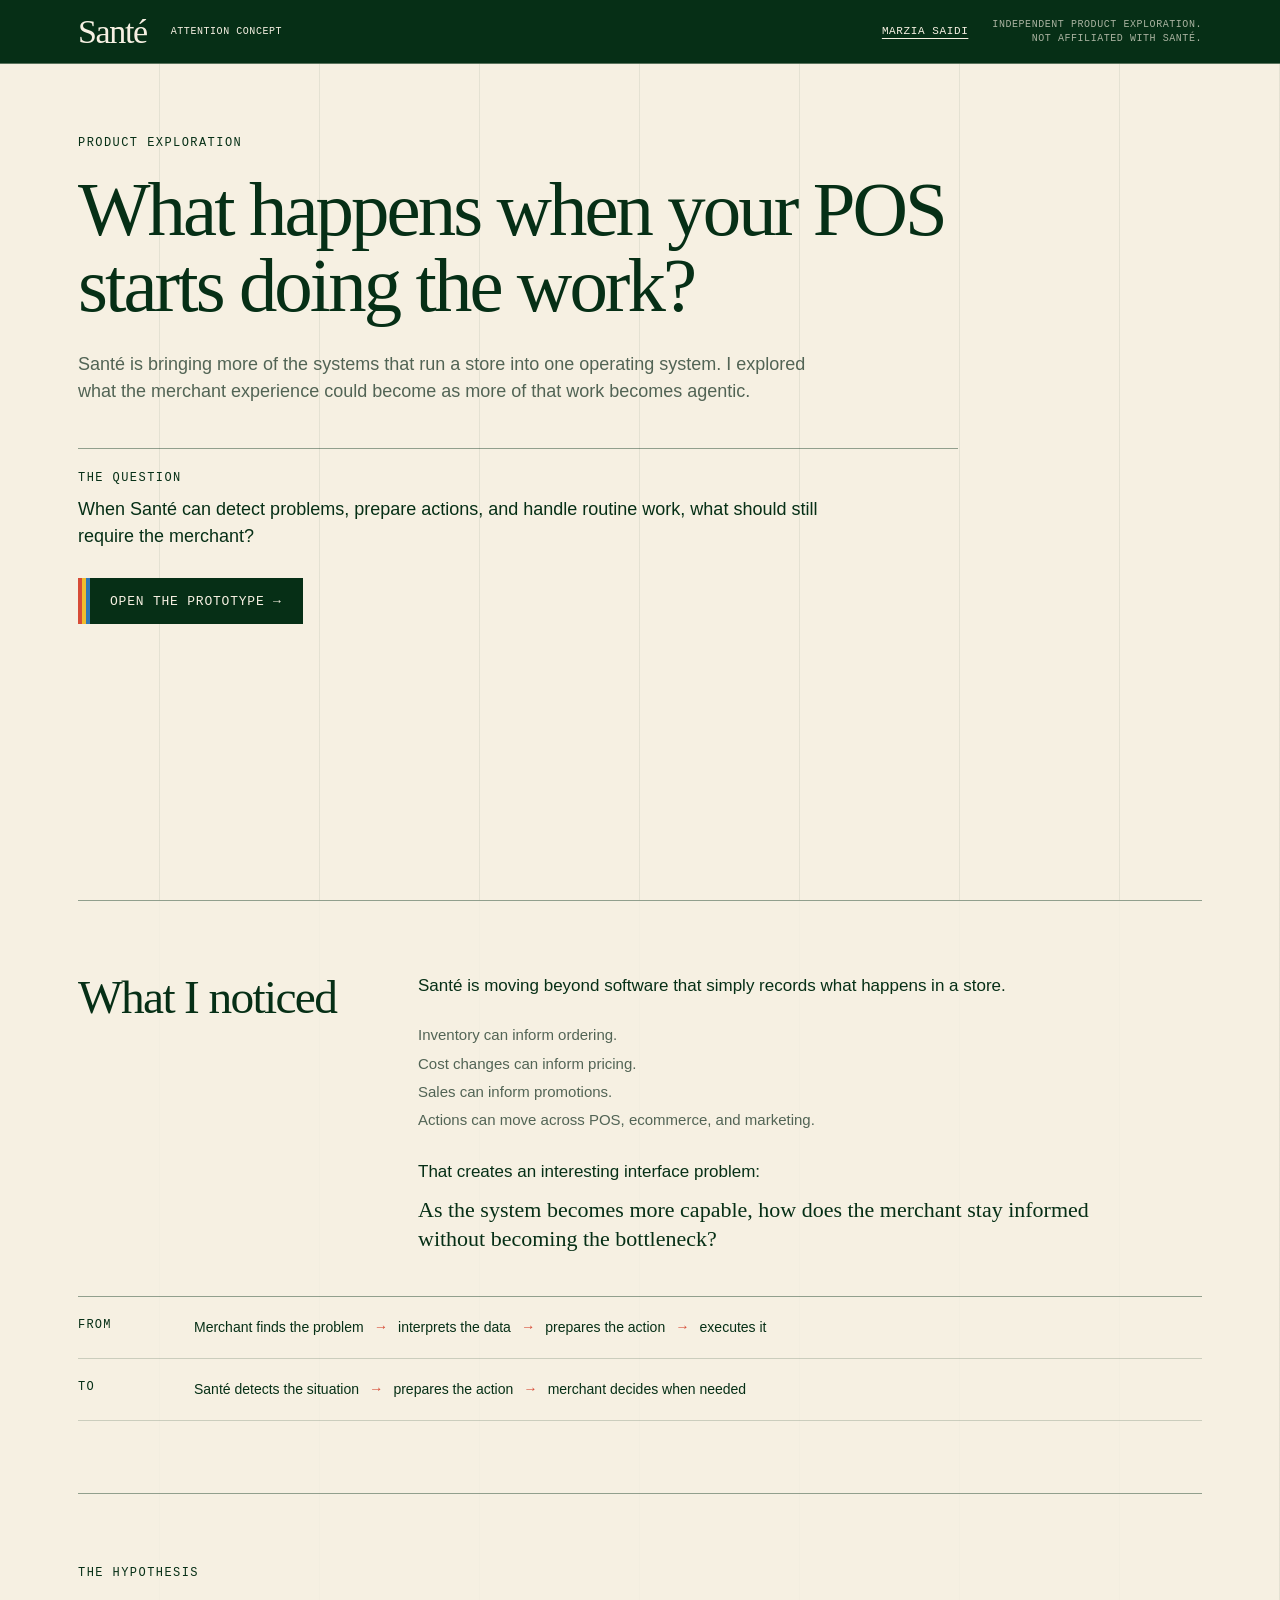
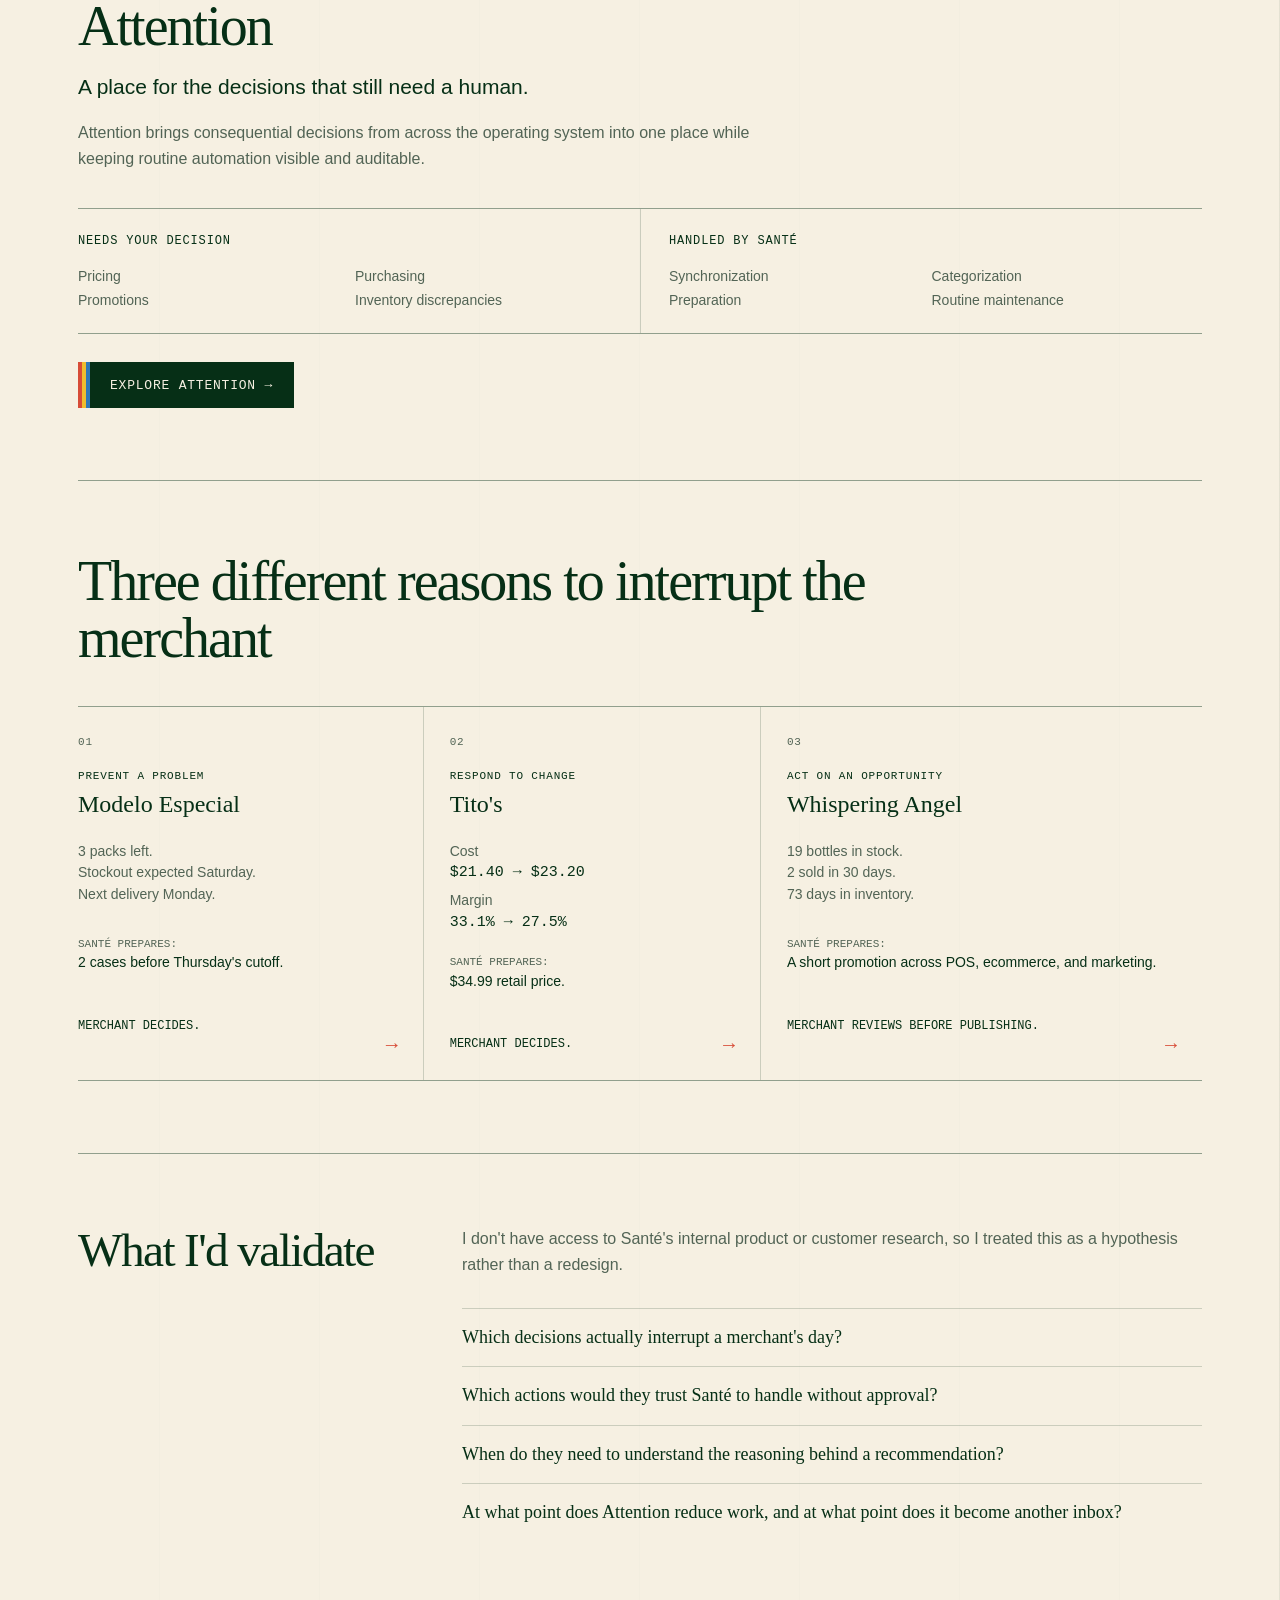
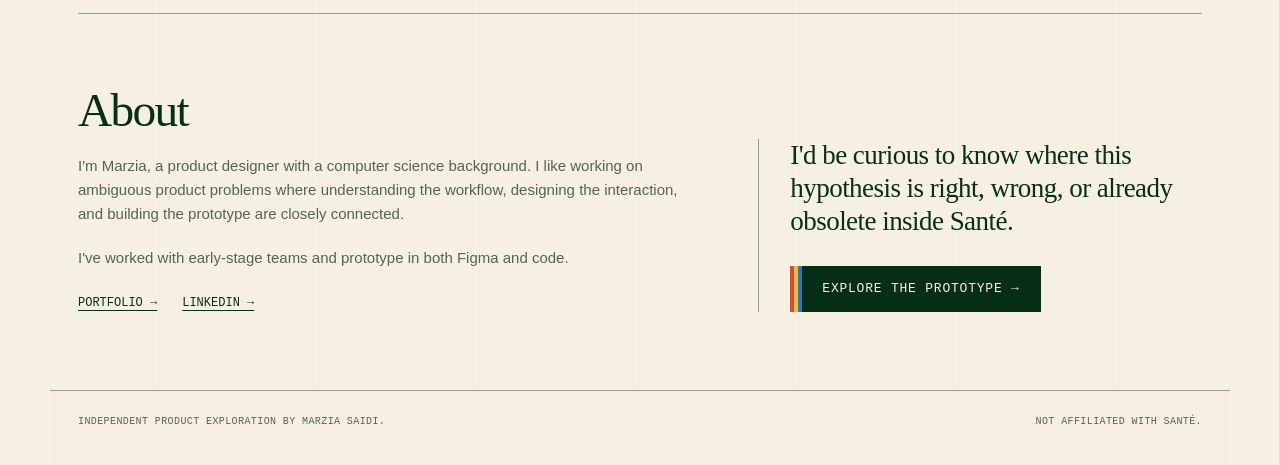
<file: index.html>
<!doctype html>
<html lang="en">
  <head>
    <meta charset="UTF-8" />
    <meta name="viewport" content="width=device-width, initial-scale=1.0" />
    <meta name="description" content="An independent product exploration of decision supervision for Santé." />
    <meta name="theme-color" content="#062f16" />
    <title>Santé Attention | Product Exploration</title>
    <link rel="stylesheet" href="presentation.css?v=3" />
  </head>
  <body>
    <header class="exploration-nav">
      <div class="brand-lockup">
        <a class="sante-wordmark" href="/">Santé</a>
        <span>Attention concept</span>
      </div>
      <div class="nav-meta">
        <a class="author" href="https://marziasaidi.com" target="_blank" rel="noreferrer">Marzia Saidi</a>
        <span>Independent product exploration.<br />Not affiliated with Santé.</span>
      </div>
    </header>

    <main>
      <section class="hero" aria-labelledby="heroTitle">
        <p class="eyebrow">Product exploration</p>
        <h1 id="heroTitle">What happens when your POS starts doing the work?</h1>
        <p class="hero-copy">Santé is bringing more of the systems that run a store into one operating system. I explored what the merchant experience could become as more of that work becomes agentic.</p>
        <div class="hero-question">
          <p class="question-label">The question</p>
          <p>When Santé can detect problems, prepare actions, and handle routine work, what should still require the merchant?</p>
        </div>
        <a class="primary-link" href="/prototype">Open the prototype →</a>
      </section>

      <section class="content-section observation" aria-labelledby="observationTitle">
        <h2 id="observationTitle">What I noticed</h2>
        <div class="observation-copy">
          <p>Santé is moving beyond software that simply records what happens in a store.</p>
          <div class="system-connections" aria-label="Connected operational signals">
            <span>Inventory can inform ordering.</span>
            <span>Cost changes can inform pricing.</span>
            <span>Sales can inform promotions.</span>
            <span>Actions can move across POS, ecommerce, and marketing.</span>
          </div>
          <p>That creates an interesting interface problem:</p>
          <p class="key-question">As the system becomes more capable, how does the merchant stay informed without becoming the bottleneck?</p>
        </div>
        <div class="transition" aria-label="Current model and product hypothesis">
          <div class="transition-row">
            <h3>From</h3>
            <p><span>Merchant finds the problem</span><b>→</b><span>interprets the data</span><b>→</b><span>prepares the action</span><b>→</b><span>executes it</span></p>
          </div>
          <div class="transition-row">
            <h3>To</h3>
            <p><span>Santé detects the situation</span><b>→</b><span>prepares the action</span><b>→</b><span>merchant decides when needed</span></p>
          </div>
        </div>
      </section>

      <section class="content-section hypothesis" aria-labelledby="hypothesisTitle">
        <p class="eyebrow">The hypothesis</p>
        <h2 id="hypothesisTitle">Attention</h2>
        <p class="lead-line">A place for the decisions that still need a human.</p>
        <p class="section-copy">Attention brings consequential decisions from across the operating system into one place while keeping routine automation visible and auditable.</p>
        <div class="decision-split">
          <div>
            <h3>Needs your decision</h3>
            <ul><li>Pricing</li><li>Purchasing</li><li>Promotions</li><li>Inventory discrepancies</li></ul>
          </div>
          <div>
            <h3>Handled by Santé</h3>
            <ul><li>Synchronization</li><li>Categorization</li><li>Preparation</li><li>Routine maintenance</li></ul>
          </div>
        </div>
        <a class="primary-link compact" href="/prototype">Explore Attention →</a>
      </section>

      <section class="content-section scenarios-section" aria-labelledby="scenariosTitle">
        <h2 id="scenariosTitle">Three different reasons to interrupt the merchant</h2>
        <div class="scenarios">
          <a class="scenario" href="/prototype?decision=modelo">
            <div class="scenario-heading"><span>01</span><p>Prevent a problem</p><strong>Modelo Especial</strong></div>
            <p class="scenario-evidence">3 packs left.<br />Stockout expected Saturday.<br />Next delivery Monday.</p>
            <p class="scenario-action"><span>Santé prepares:</span>2 cases before Thursday's cutoff.</p>
            <p class="scenario-outcome">Merchant decides.</p>
            <span class="scenario-arrow" aria-hidden="true">→</span>
          </a>
          <a class="scenario" href="/prototype?decision=titos">
            <div class="scenario-heading"><span>02</span><p>Respond to change</p><strong>Tito's</strong></div>
            <p class="scenario-evidence"><span>Cost</span><strong>$21.40 → $23.20</strong><span>Margin</span><strong>33.1% → 27.5%</strong></p>
            <p class="scenario-action"><span>Santé prepares:</span>$34.99 retail price.</p>
            <p class="scenario-outcome">Merchant decides.</p>
            <span class="scenario-arrow" aria-hidden="true">→</span>
          </a>
          <a class="scenario" href="/prototype?decision=whispering-angel">
            <div class="scenario-heading"><span>03</span><p>Act on an opportunity</p><strong>Whispering Angel</strong></div>
            <p class="scenario-evidence">19 bottles in stock.<br />2 sold in 30 days.<br />73 days in inventory.</p>
            <p class="scenario-action"><span>Santé prepares:</span>A short promotion across POS, ecommerce, and marketing.</p>
            <p class="scenario-outcome">Merchant reviews before publishing.</p>
            <span class="scenario-arrow" aria-hidden="true">→</span>
          </a>
        </div>
      </section>

      <section class="content-section validation" aria-labelledby="validationTitle">
        <h2 id="validationTitle">What I'd validate</h2>
        <p class="section-copy">I don't have access to Santé's internal product or customer research, so I treated this as a hypothesis rather than a redesign.</p>
        <ul class="validation-questions">
          <li>Which decisions actually interrupt a merchant's day?</li>
          <li>Which actions would they trust Santé to handle without approval?</li>
          <li>When do they need to understand the reasoning behind a recommendation?</li>
          <li>At what point does Attention reduce work, and at what point does it become another inbox?</li>
        </ul>
      </section>

      <section class="content-section about" aria-labelledby="aboutTitle">
        <div class="about-copy">
          <h2 id="aboutTitle">About</h2>
          <p>I'm Marzia, a product designer with a computer science background. I like working on ambiguous product problems where understanding the workflow, designing the interaction, and building the prototype are closely connected.</p>
          <p>I've worked with early-stage teams and prototype in both Figma and code.</p>
          <div class="profile-links" aria-label="Profile links">
            <a href="https://marziasaidi.com" target="_blank" rel="noreferrer">Portfolio →</a>
            <a href="https://www.linkedin.com/in/marzia-saidisoftwareengineer/" target="_blank" rel="noreferrer">LinkedIn →</a>
          </div>
        </div>
        <div class="closing">
          <p>I'd be curious to know where this hypothesis is right, wrong, or already obsolete inside Santé.</p>
          <a class="primary-link" href="/prototype">Explore the prototype →</a>
        </div>
      </section>
    </main>

    <footer>
      <span>Independent product exploration by Marzia Saidi.</span>
      <span>Not affiliated with Santé.</span>
    </footer>
  </body>
</html>
</file>
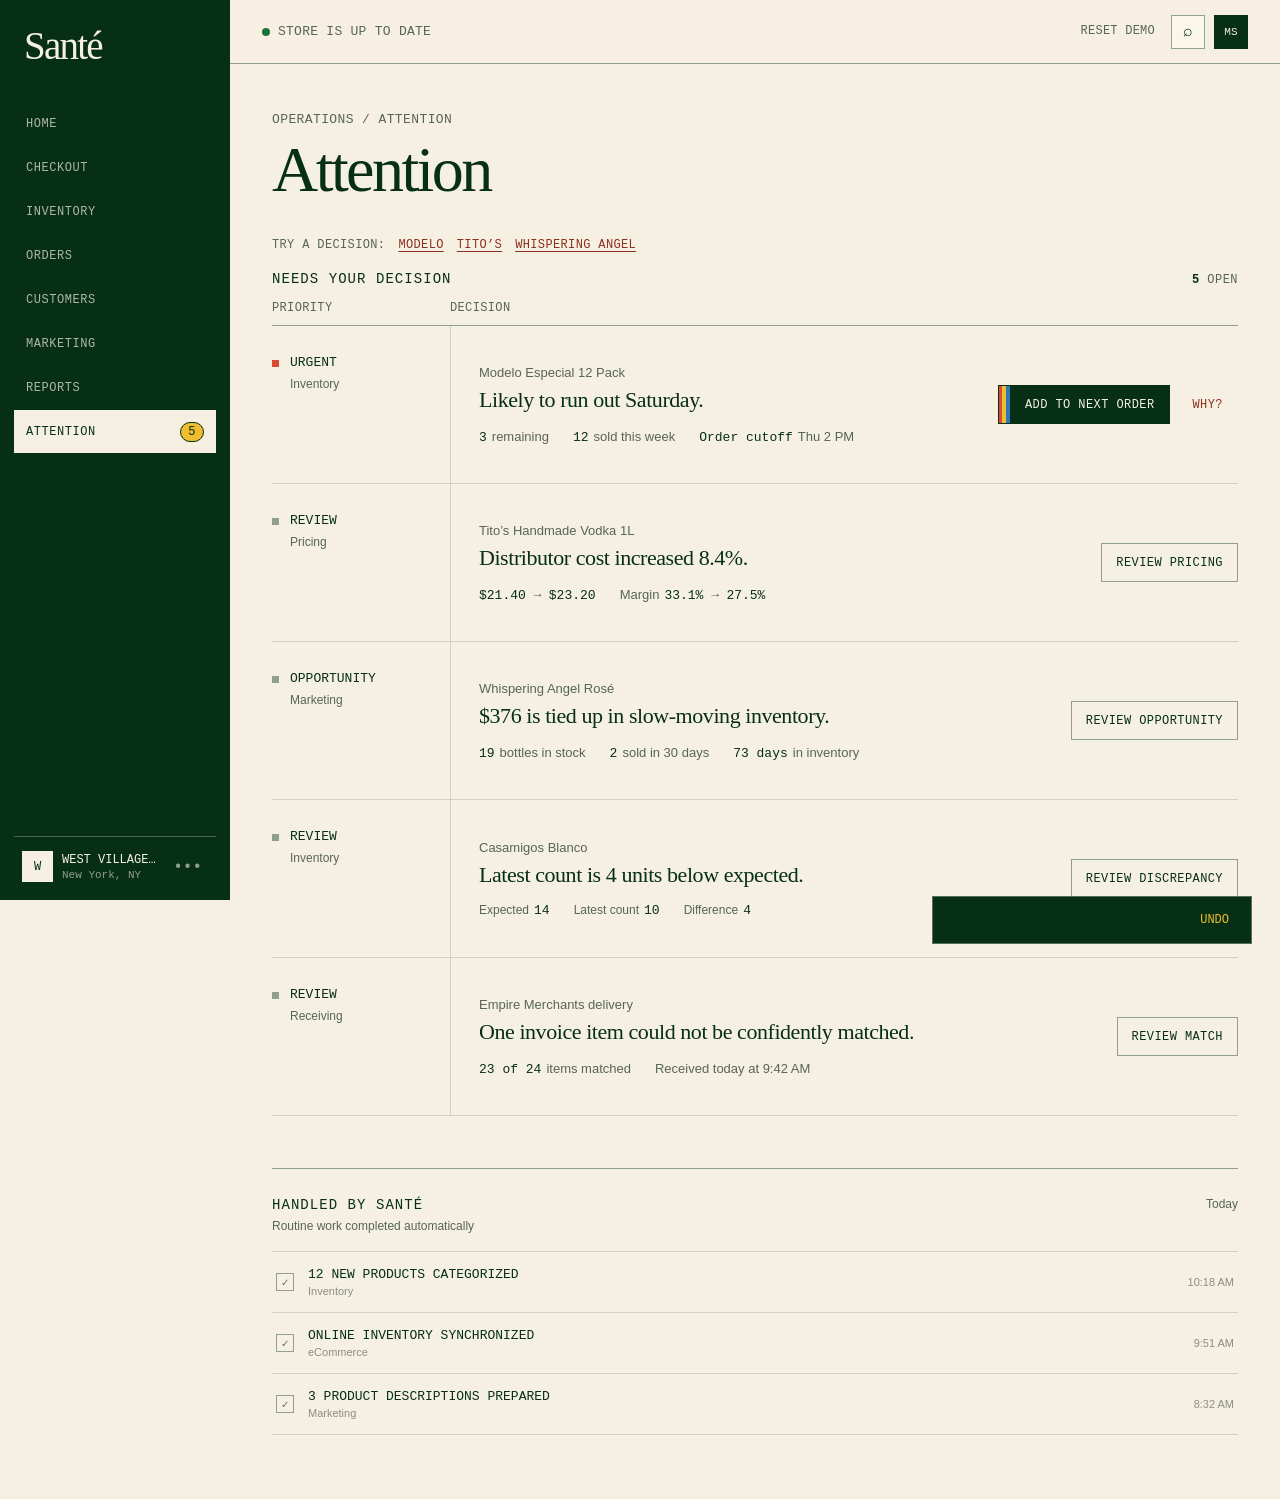
<file: prototype/index.html>
<!doctype html>
<html lang="en">
  <head>
    <meta charset="UTF-8" />
    <meta name="viewport" content="width=device-width, initial-scale=1.0" />
    <meta name="description" content="Santé Attention, a product concept for reviewing important store decisions in one place." />
    <meta name="theme-color" content="#062f16" />
    <title>Santé Attention</title>
    <link rel="stylesheet" href="../styles.css?v=7" />
  </head>
  <body>
    <div class="app-shell">
      <aside class="sidebar" aria-label="Primary navigation">
        <a class="brand" href="#" aria-label="Santé home">
          <span>Santé</span>
        </a>

        <nav class="nav-list">
          <a href="#">Home</a>
          <a href="#">Checkout</a>
          <a href="#">Inventory</a>
          <a href="#">Orders</a>
          <a href="#">Customers</a>
          <a href="#">Marketing</a>
          <a href="#">Reports</a>
          <a class="active" href="#attention" aria-current="page">
            <span>Attention</span>
            <span class="nav-count" id="navCount">5</span>
          </a>
        </nav>

        <div class="store-switcher">
          <span class="store-avatar">W</span>
          <span>
            <strong>West Village Wine</strong>
            <small>New York, NY</small>
          </span>
          <button type="button" aria-label="Open store menu">•••</button>
        </div>
      </aside>

      <main class="workspace" id="attention">
        <header class="topbar">
          <button class="mobile-menu" id="menuButton" type="button" aria-label="Open navigation" aria-expanded="false">Menu</button>
          <div class="sync-status" aria-label="System status">
            <span class="status-dot"></span>
            Store is up to date
          </div>
          <button class="reset-demo" id="resetDemo" type="button">Reset demo</button>
          <div class="top-actions">
            <button class="icon-button" type="button" aria-label="Search">⌕</button>
            <button class="profile-button" type="button" aria-label="Open profile">MS</button>
          </div>
        </header>

        <section class="page-head">
          <div>
            <p class="breadcrumb">Operations / Attention</p>
            <h1>Attention</h1>
          </div>
        </section>

        <div class="demo-guide" aria-label="Prototype shortcuts">
          <span>Try a decision:</span>
          <a data-decision-link="modelo" href="/prototype?decision=modelo">Modelo</a>
          <a data-decision-link="titos" href="/prototype?decision=titos">Tito’s</a>
          <a data-decision-link="whispering-angel" href="/prototype?decision=whispering-angel">Whispering Angel</a>
        </div>

        <section class="queue" aria-label="Prioritized attention queue">
          <div class="section-heading">
            <h2>Needs your decision</h2>
            <span><strong id="summaryCount">5</strong> open</span>
          </div>
          <div class="queue-label">
            <span>Priority</span>
            <span>Decision</span>
          </div>

          <article class="attention-row priority-high" data-item="modelo">
            <div class="priority-column">
              <span class="priority-mark"></span>
              <span><strong>Urgent</strong><small>Inventory</small></span>
            </div>
            <div class="decision-column">
              <div class="decision-copy">
                <p class="product-name">Modelo Especial 12 Pack</p>
                <h2>Likely to run out Saturday.</h2>
                <div class="inline-metrics">
                  <span><strong>3</strong> remaining</span>
                  <span><strong>12</strong> sold this week</span>
                  <span><strong>Order cutoff</strong> Thu 2 PM</span>
                </div>
              </div>
              <div class="row-actions">
                <button class="button primary" data-open="modelo" type="button">Add to next order</button>
                <button class="button quiet" data-open="modelo" type="button">Why?</button>
              </div>
            </div>
          </article>

          <article class="attention-row" data-item="titos">
            <div class="priority-column">
              <span class="priority-mark"></span>
              <span><strong>Review</strong><small>Pricing</small></span>
            </div>
            <div class="decision-column">
              <div class="decision-copy">
                <p class="product-name">Tito’s Handmade Vodka 1L</p>
                <h2>Distributor cost increased 8.4%.</h2>
                <div class="inline-metrics">
                  <span><strong>$21.40</strong> → <strong>$23.20</strong></span>
                  <span>Margin <strong>33.1%</strong> → <strong>27.5%</strong></span>
                </div>
              </div>
              <div class="row-actions">
                <button class="button secondary" data-open="titos" type="button">Review pricing</button>
              </div>
            </div>
          </article>

          <article class="attention-row" data-item="rose">
            <div class="priority-column">
              <span class="priority-mark"></span>
              <span><strong>Opportunity</strong><small>Marketing</small></span>
            </div>
            <div class="decision-column">
              <div class="decision-copy">
                <p class="product-name">Whispering Angel Rosé</p>
                <h2>$376 is tied up in slow-moving inventory.</h2>
                <div class="inline-metrics">
                  <span><strong>19</strong> bottles in stock</span>
                  <span><strong>2</strong> sold in 30 days</span>
                  <span><strong>73 days</strong> in inventory</span>
                </div>
              </div>
              <div class="row-actions">
                <button class="button secondary" data-open="rose" type="button">Review opportunity</button>
              </div>
            </div>
          </article>

          <article class="attention-row" data-item="casamigos">
            <div class="priority-column">
              <span class="priority-mark"></span>
              <span><strong>Review</strong><small>Inventory</small></span>
            </div>
            <div class="decision-column">
              <div class="decision-copy">
                <p class="product-name">Casamigos Blanco</p>
                <h2>Latest count is 4 units below expected.</h2>
                <div class="inline-metrics">
                  <span><small>Expected</small><strong>14</strong></span>
                  <span><small>Latest count</small><strong>10</strong></span>
                  <span><small>Difference</small><strong>4</strong></span>
                </div>
              </div>
              <div class="row-actions">
                <button class="button secondary" data-action="discrepancy" type="button">Review discrepancy</button>
              </div>
            </div>
          </article>

          <article class="attention-row" data-item="receiving">
            <div class="priority-column">
              <span class="priority-mark"></span>
              <span><strong>Review</strong><small>Receiving</small></span>
            </div>
            <div class="decision-column">
              <div class="decision-copy">
                <p class="product-name">Empire Merchants delivery</p>
                <h2>One invoice item could not be confidently matched.</h2>
                <div class="inline-metrics">
                  <span><strong>23 of 24</strong> items matched</span>
                  <span>Received today at 9:42 AM</span>
                </div>
              </div>
              <div class="row-actions">
                <button class="button secondary" data-action="match" type="button">Review match</button>
              </div>
            </div>
          </article>

          <section class="handled-section" aria-labelledby="handledTitle">
            <div class="handled-heading">
              <div>
                <h2 id="handledTitle">Handled by Santé</h2>
                <p>Routine work completed automatically</p>
              </div>
              <span>Today</span>
            </div>
            <ul class="handled-list">
              <li id="promotionActivity" hidden>
                <button class="activity-button" id="openPromotionActivity" type="button">
                  <span class="handled-check">✓</span>
                  <span><strong>Whispering Angel promotion scheduled</strong><small>Marketing</small></span>
                  <time>Starts Friday</time>
                </button>
              </li>
              <li><span class="handled-check">✓</span><span><strong>12 new products categorized</strong><small>Inventory</small></span><time>10:18 AM</time></li>
              <li><span class="handled-check">✓</span><span><strong>Online inventory synchronized</strong><small>eCommerce</small></span><time>9:51 AM</time></li>
              <li><span class="handled-check">✓</span><span><strong>3 product descriptions prepared</strong><small>Marketing</small></span><time>8:32 AM</time></li>
            </ul>
          </section>
        </section>
      </main>

      <div class="scrim" id="scrim" hidden></div>
      <aside class="decision-panel" id="decisionPanel" aria-label="Decision details" aria-hidden="true">
        <div class="panel-topbar">
          <button class="back-button" id="closePanel" type="button">Back to Attention</button>
          <span class="panel-step">Decision review</span>
        </div>
        <div id="panelContent"></div>
      </aside>

      <div class="toast" id="toast" role="status" aria-live="polite" aria-hidden="true">
        <span id="toastMessage"></span>
        <button id="toastUndo" type="button">Undo</button>
      </div>
    </div>
    <script src="../app.js?v=6"></script>
  </body>
</html>
</file>
<file: presentation.css>
:root {
  --paper: #f6f0e2;
  --paper-deep: #eee5d2;
  --ink: #062f16;
  --muted: #526455;
  --line: rgba(6, 47, 22, .18);
  --line-strong: rgba(6, 47, 22, .42);
  --red: #d74c37;
  --yellow: #efbd2f;
  --blue: #2f78b7;
  --serif: Georgia, "Times New Roman", serif;
  --sans: "Helvetica Neue", Helvetica, Arial, sans-serif;
  --mono: "Courier New", Courier, monospace;
  font-family: var(--sans);
  color: var(--ink);
  background: var(--paper);
}

* { box-sizing: border-box; }
html { scroll-behavior: smooth; background: var(--paper); }
body {
  margin: 0;
  min-width: 320px;
  background-color: var(--paper);
  background-image: repeating-linear-gradient(to right, transparent 0, transparent calc(12.5% - 1px), rgba(6, 47, 22, .075) calc(12.5% - 1px), rgba(6, 47, 22, .075) 12.5%);
  color: var(--ink);
}
a { color: inherit; }
a:focus-visible { outline: 3px solid rgba(215, 76, 55, .38); outline-offset: 4px; }

.exploration-nav {
  display: flex;
  min-height: 64px;
  align-items: center;
  justify-content: space-between;
  gap: 28px;
  width: 100%;
  padding: 0 max(28px, calc((100vw - 1180px) / 2 + 28px));
  border-bottom: 1px solid rgba(246, 240, 226, .35);
  background: var(--ink);
  color: var(--paper);
}
.brand-lockup, .nav-meta { display: flex; align-items: center; gap: 24px; }
.brand-lockup > span, .nav-meta > span { font: 400 10px/1.4 var(--mono); letter-spacing: .055em; text-transform: uppercase; }
.sante-wordmark { font: 400 34px/1 var(--serif); letter-spacing: -.04em; text-decoration: none; }
.author { font: 400 11px/1 var(--mono); letter-spacing: .055em; text-decoration: underline; text-underline-offset: 4px; text-transform: uppercase; }
.nav-meta > span { color: rgba(246, 240, 226, .68); text-align: right; }

main { max-width: 1180px; margin: 0 auto; padding: 0 28px; }
.hero { min-height: calc(100dvh - 64px); padding: clamp(54px, 8vh, 82px) 0 48px; }
.eyebrow, .question-label { margin: 0; color: var(--ink); font: 400 12px/1.2 var(--mono); letter-spacing: .12em; text-transform: uppercase; }
h1 { max-width: 980px; margin: 22px 0 0; font: 400 clamp(48px, 6vw, 78px)/.98 var(--serif); letter-spacing: -.038em; }
.hero-copy { max-width: 760px; margin: 28px 0 0; color: var(--muted); font-size: 18px; line-height: 1.52; }
.hero-question { max-width: 880px; margin-top: 42px; padding-top: 22px; border-top: 1px solid var(--line-strong); }
.hero-question .question-label { margin-bottom: 11px; }
.hero-question p:last-child { max-width: 800px; margin: 0; font-size: 18px; line-height: 1.5; }
.primary-link {
  position: relative;
  display: inline-flex;
  min-height: 46px;
  align-items: center;
  margin-top: 28px;
  padding: 0 20px 0 31px;
  border: 1px solid var(--ink);
  background: var(--ink);
  color: var(--paper);
  font: 400 13px/1 var(--mono);
  letter-spacing: .06em;
  text-transform: uppercase;
  white-space: nowrap;
  text-decoration: none;
}
.primary-link::before { content: ""; position: absolute; inset: -1px auto -1px -1px; width: 4px; background: var(--red); border-right: 4px solid var(--yellow); box-shadow: 4px 0 0 var(--blue); }
.primary-link:hover { background: #0d4424; }
.primary-link:active { transform: translateY(1px); }

.content-section { padding: 72px 0; border-top: 1px solid var(--line-strong); background: rgba(246, 240, 226, .86); }
.content-section h2 { max-width: 900px; margin: 0; font: 400 clamp(38px, 4.6vw, 56px)/1.02 var(--serif); letter-spacing: -.035em; }
.section-copy { max-width: 720px; margin: 19px 0 0; color: var(--muted); font-size: 16px; line-height: 1.6; }
.lead-line { max-width: 740px; margin: 16px 0 0; font-size: 21px; line-height: 1.42; }

.observation { display: grid; grid-template-columns: 270px minmax(0, 1fr); column-gap: 70px; }
.observation h2, .validation h2, .about h2 { font-size: clamp(34px, 3.7vw, 48px); }
.observation-copy { max-width: 720px; }
.observation-copy > p { margin: 0; font-size: 17px; line-height: 1.55; }
.system-connections { display: grid; gap: 5px; margin: 24px 0 28px; color: var(--muted); font-size: 15px; line-height: 1.55; }
.observation-copy .key-question { margin-top: 9px; font-family: var(--serif); font-size: 22px; line-height: 1.35; }
.transition { grid-column: 1 / -1; margin-top: 42px; border-top: 1px solid var(--line-strong); }
.transition-row { display: grid; grid-template-columns: 92px minmax(0, 1fr); gap: 24px; padding: 20px 0; border-bottom: 1px solid var(--line); }
.transition-row h3 { margin: 0; font: 400 12px/1.4 var(--mono); letter-spacing: .1em; text-transform: uppercase; }
.transition-row p { display: flex; flex-wrap: wrap; gap: 8px 13px; margin: 0; font-size: 14px; line-height: 1.5; }
.transition-row b { color: var(--red); font-family: var(--mono); font-weight: 400; }

.hypothesis .eyebrow { margin-bottom: 18px; }
.decision-split { display: grid; grid-template-columns: 1fr 1fr; margin-top: 36px; border-top: 1px solid var(--line-strong); border-bottom: 1px solid var(--line-strong); }
.decision-split > div { padding: 24px 28px 25px 0; }
.decision-split > div + div { padding-left: 28px; border-left: 1px solid var(--line); }
.decision-split h3 { margin: 0; font: 400 12px/1.4 var(--mono); letter-spacing: .07em; text-transform: uppercase; }
.decision-split ul { display: grid; grid-template-columns: 1fr 1fr; gap: 8px 20px; margin: 19px 0 0; padding: 0; list-style: none; color: var(--muted); font-size: 14px; }
.primary-link.compact { margin-top: 28px; }

.scenarios-section h2 { max-width: 850px; }
.scenarios { display: grid; grid-template-columns: .92fr .9fr 1.18fr; margin-top: 38px; border-top: 1px solid var(--line-strong); border-bottom: 1px solid var(--line-strong); }
.scenario { position: relative; min-width: 0; padding: 24px 26px 27px 0; color: inherit; text-decoration: none; }
.scenario + .scenario { padding-left: 26px; border-left: 1px solid var(--line); }
.scenario:hover, .scenario:focus-visible { background: rgba(238, 229, 210, .72); }
.scenario:hover .scenario-arrow, .scenario:focus-visible .scenario-arrow { transform: translateX(4px); }
.scenario-heading > span, .scenario-heading p { color: var(--muted); font: 400 11px/1.3 var(--mono); letter-spacing: .075em; text-transform: uppercase; }
.scenario-heading p { margin: 20px 0 0; color: var(--ink); }
.scenario-heading strong { display: block; margin-top: 8px; font: 400 24px/1.15 var(--serif); transition: color 140ms ease; }
.scenario-evidence { min-height: 74px; margin: 22px 0 0; color: var(--muted); font-size: 14px; line-height: 1.55; }
.scenario-evidence span, .scenario-evidence strong { display: block; }
.scenario-evidence span:not(:first-child) { margin-top: 7px; }
.scenario-evidence strong { color: var(--ink); font: 400 15px/1.4 var(--mono); }
.scenario-action { min-height: 66px; margin: 22px 0 0; color: var(--ink); font-size: 14px; line-height: 1.5; }
.scenario-action span { display: block; color: var(--muted); font: 400 11px/1.4 var(--mono); text-transform: uppercase; }
.scenario-outcome { margin: 15px 30px 0 0; font: 400 12px/1.4 var(--mono); text-transform: uppercase; }
.scenario-arrow { position: absolute; right: 25px; bottom: 24px; color: var(--red); font: 400 20px/1 var(--mono); transition: transform 140ms ease; }

.validation { display: grid; grid-template-columns: 320px minmax(0, 1fr); column-gap: 64px; }
.validation .section-copy { grid-column: 2; margin-top: 0; }
.validation-questions { grid-column: 2; margin: 31px 0 0; padding: 0; list-style: none; }
.validation-questions li { max-width: 760px; padding: 16px 0; border-top: 1px solid var(--line); font-family: var(--serif); font-size: 18px; line-height: 1.4; }

.about { display: grid; grid-template-columns: minmax(0, 1.15fr) minmax(320px, .85fr); gap: 80px; padding-bottom: 78px; }
.about-copy > p { max-width: 650px; margin: 20px 0 0; color: var(--muted); font-size: 15px; line-height: 1.6; }
.profile-links { display: flex; gap: 25px; margin-top: 25px; }
.profile-links a { color: var(--ink); font: 400 12px/1.4 var(--mono); text-underline-offset: 4px; text-transform: uppercase; }
.profile-links a:hover { color: var(--red); }
.closing { align-self: end; padding-left: 31px; border-left: 1px solid var(--line-strong); }
.closing p { max-width: 440px; margin: 0; font: 400 27px/1.22 var(--serif); letter-spacing: -.02em; }

footer { display: flex; justify-content: space-between; gap: 20px; max-width: 1180px; margin: 0 auto; padding: 24px 28px 36px; border-top: 1px solid var(--line-strong); background: rgba(246, 240, 226, .88); color: var(--muted); font: 400 10px/1.4 var(--mono); letter-spacing: .04em; text-transform: uppercase; }

@media (max-width: 760px) {
  body { background-image: none; }
  .exploration-nav { min-height: 74px; align-items: center; padding: 12px 18px; }
  .brand-lockup { gap: 12px; }
  .brand-lockup > span { display: none; }
  .nav-meta { gap: 10px; }
  .nav-meta .author { display: none; }
  .nav-meta > span { max-width: 178px; font-size: 9px; }
  .sante-wordmark { font-size: 30px; }
  main { padding: 0 18px; }
  .hero { min-height: auto; padding: 52px 0 60px; }
  h1 { font-size: clamp(45px, 12.7vw, 58px); }
  .hero-copy { font-size: 16px; }
  .hero-question { margin-top: 35px; }
  .hero-question p:last-child { font-size: 16px; }
  .content-section { padding: 56px 0; background: var(--paper); }
  .observation, .validation, .about { display: block; }
  .observation-copy { margin-top: 25px; }
  .transition { margin-top: 35px; }
  .transition-row { grid-template-columns: 1fr; gap: 10px; }
  .transition-row p { display: grid; gap: 8px; }
  .transition-row b { transform: rotate(90deg); transform-origin: center; width: 16px; text-align: center; }
  .decision-split, .scenarios { grid-template-columns: 1fr; }
  .decision-split > div { padding: 23px 0; }
  .decision-split > div + div { padding-left: 0; border-top: 1px solid var(--line); border-left: 0; }
  .scenario { padding: 24px 0 27px; }
  .scenario + .scenario { padding-left: 0; border-top: 1px solid var(--line); border-left: 0; }
  .scenario-evidence, .scenario-action { min-height: 0; }
  .scenario-arrow { right: 4px; }
  .validation .section-copy, .validation-questions { margin-top: 25px; }
  .about-copy > p { font-size: 15px; }
  .closing { margin-top: 45px; padding: 32px 0 0; border-top: 1px solid var(--line-strong); border-left: 0; }
  .closing p { font-size: 26px; }
  footer { display: grid; padding-inline: 18px; }
}

@media (prefers-reduced-motion: reduce) {
  html { scroll-behavior: auto; }
  .scenario-heading strong, .scenario-arrow { transition: none; }
}
</file>
<file: styles.css>
:root {
  color-scheme: light;
  --bg: #f6f0e2;
  --surface: #fbf6ea;
  --sidebar: #062f16;
  --ink: #062f16;
  --muted: #566558;
  --line: rgba(6, 47, 22, .16);
  --line-strong: rgba(6, 47, 22, .42);
  --accent: #d74c37;
  --accent-dark: #8d301f;
  --accent-soft: #f1e4d1;
  --success: #19763b;
  --radius: 0;
  --shadow: none;
  --serif: Georgia, "Times New Roman", serif;
  --mono: "Courier New", Courier, monospace;
  font-family: "Helvetica Neue", Helvetica, Arial, sans-serif;
}

* { box-sizing: border-box; }
[hidden] { display: none !important; }

html { background: var(--bg); }

body {
  margin: 0;
  min-width: 320px;
  min-height: 100dvh;
  background: var(--bg);
  color: var(--ink);
}

button, a { font: inherit; }
button { color: inherit; }
button:focus-visible, a:focus-visible {
  outline: 3px solid rgba(215, 76, 55, .38);
  outline-offset: 2px;
}

.app-shell { min-height: 100dvh; }

.sidebar {
  position: fixed;
  inset: 0 auto 0 0;
  z-index: 20;
  display: flex;
  width: 230px;
  flex-direction: column;
  padding: 22px 14px 16px;
  background: var(--sidebar);
  color: #e7e7e2;
}

.brand {
  display: flex;
  align-items: center;
  gap: 11px;
  min-height: 42px;
  padding: 0 10px;
  color: #fff;
  font-size: 15px;
  font-weight: 800;
  letter-spacing: 0.11em;
  text-decoration: none;
}

.brand-mark {
  display: grid;
  width: 29px;
  height: 29px;
  place-items: center;
  border: 1px solid #55574f;
  border-radius: var(--radius);
  color: #f2a847;
  font-size: 15px;
  letter-spacing: 0;
}

.nav-list {
  display: grid;
  gap: 4px;
  margin-top: 37px;
}

.nav-list a {
  display: flex;
  align-items: center;
  justify-content: space-between;
  min-height: 40px;
  padding: 0 11px;
  border-radius: var(--radius);
  color: #aeb0a8;
  font-size: 14px;
  text-decoration: none;
}

.nav-list a:hover { background: #232421; color: #fff; }
.nav-list a.active { background: #2b2c28; color: #fff; font-weight: 650; }
.nav-count {
  min-width: 23px;
  padding: 3px 7px;
  border-radius: 99px;
  background: var(--accent);
  color: #18130c;
  font-size: 12px;
  font-weight: 800;
  text-align: center;
}

.store-switcher {
  display: grid;
  grid-template-columns: auto minmax(0, 1fr) auto;
  align-items: center;
  gap: 9px;
  margin-top: auto;
  padding: 14px 8px 2px;
  border-top: 1px solid #343530;
}

.store-avatar {
  display: grid;
  width: 31px;
  height: 31px;
  place-items: center;
  border-radius: 50%;
  background: #f1eee6;
  color: #282a25;
  font-size: 12px;
  font-weight: 800;
}

.store-switcher strong, .store-switcher small { display: block; overflow: hidden; text-overflow: ellipsis; white-space: nowrap; }
.store-switcher strong { color: #f1f1ed; font-size: 12px; }
.store-switcher small { margin-top: 2px; color: #878981; font-size: 11px; }
.store-switcher button { border: 0; background: transparent; color: #92948c; cursor: pointer; }

.workspace { min-height: 100dvh; margin-left: 230px; }

.topbar {
  display: flex;
  height: 64px;
  align-items: center;
  justify-content: flex-end;
  padding: 0 32px;
  border-bottom: 1px solid var(--line);
  background: rgba(244, 244, 241, 0.92);
}

.sync-status { display: flex; align-items: center; gap: 8px; margin-right: auto; color: var(--muted); font-size: 13px; }
.status-dot { width: 8px; height: 8px; border-radius: 50%; background: var(--success); }
.reset-demo { margin-right: 16px; padding: 5px 0; border: 0; border-bottom: 1px solid transparent; background: transparent; color: var(--muted); font-size: 12px; cursor: pointer; }
.reset-demo:hover { border-bottom-color: var(--line-strong); color: var(--ink); }
.top-actions { display: flex; align-items: center; gap: 9px; }

.demo-guide { display: flex; flex-wrap: wrap; gap: 7px 13px; max-width: 1240px; margin: 0 auto; padding: 0 42px 19px; color: var(--muted); font-size: 12px; }
.demo-guide a { color: var(--accent-dark); font-weight: 680; text-underline-offset: 3px; }
.icon-button, .profile-button, .mobile-menu {
  display: grid;
  min-width: 34px;
  height: 34px;
  place-items: center;
  border: 1px solid var(--line);
  border-radius: var(--radius);
  background: var(--surface);
  cursor: pointer;
}
.profile-button { background: #282a26; color: #fff; font-size: 11px; font-weight: 750; }
.mobile-menu { display: none; padding: 0 12px; }

.page-head {
  max-width: 1240px;
  margin: 0 auto;
  padding: 54px 42px 38px;
}

.breadcrumb { margin: 0 0 12px; color: var(--muted); font-size: 13px; }
h1 { margin: 0; font-size: clamp(40px, 4vw, 58px); font-weight: 620; letter-spacing: -0.045em; line-height: 0.95; }

.queue {
  max-width: 1240px;
  margin: 0 auto;
  padding: 0 42px 64px;
}

.section-heading {
  display: flex;
  align-items: baseline;
  justify-content: space-between;
  padding-bottom: 14px;
}
.section-heading h2, .handled-heading h2 { margin: 0; font-size: 14px; font-weight: 780; letter-spacing: .055em; text-transform: uppercase; }
.section-heading > span { color: var(--muted); font-size: 12px; }
.section-heading > span strong { color: var(--ink); }

.queue-label, .attention-row { display: grid; grid-template-columns: 178px minmax(0, 1fr); }
.queue-label { padding: 0 0 10px; border-bottom: 1px solid var(--line-strong); color: var(--muted); font-size: 12px; font-weight: 650; }

.attention-row {
  position: relative;
  min-height: 158px;
  border-bottom: 1px solid var(--line);
  background: transparent;
  transition: background 160ms ease;
}
.attention-row:hover { background: rgba(255, 255, 255, 0.48); }
.attention-row.resolved { display: none; }

.priority-column { display: flex; align-items: flex-start; gap: 11px; padding: 28px 22px 28px 0; }
.priority-mark { width: 7px; height: 7px; margin-top: 6px; border-radius: 50%; background: #93968e; }
.priority-high .priority-mark { background: var(--accent); box-shadow: 0 0 0 4px rgba(215, 131, 25, 0.12); }
.priority-column strong, .priority-column small { display: block; }
.priority-column strong { font-size: 13px; line-height: 1.35; }
.priority-column small { margin-top: 5px; color: var(--muted); font-size: 12px; }

.decision-column {
  display: grid;
  grid-template-columns: minmax(0, 1fr) auto;
  align-items: center;
  gap: 28px;
  padding: 25px 0 25px 28px;
  border-left: 1px solid var(--line);
}
.product-name { margin: 0 0 6px; color: var(--muted); font-size: 13px; }
.decision-copy h2 { margin: 0; font-size: 19px; font-weight: 620; letter-spacing: -0.015em; line-height: 1.25; }
.inline-metrics { display: flex; flex-wrap: wrap; gap: 8px 24px; margin-top: 15px; color: var(--muted); font-size: 13px; }
.inline-metrics span { display: flex; gap: 5px; align-items: baseline; }
.inline-metrics small { color: var(--muted); font-size: 12px; }
.inline-metrics strong { color: var(--ink); font-weight: 720; }
.row-actions { display: flex; align-items: center; gap: 8px; }

.button {
  min-height: 39px;
  padding: 0 14px;
  border: 1px solid transparent;
  border-radius: var(--radius);
  font-size: 13px;
  font-weight: 680;
  white-space: nowrap;
  cursor: pointer;
  transition: transform 100ms ease, background 140ms ease, border-color 140ms ease;
}
.button:active { transform: translateY(1px); }
.button.primary { background: #22231f; color: #fff; }
.button.primary:hover { background: #373833; }
.button.secondary { border-color: var(--line-strong); background: var(--surface); }
.button.secondary:hover { border-color: #8b8e85; }
.button.quiet { background: transparent; color: var(--accent-dark); }
.button.quiet:hover { background: var(--accent-soft); }

.scrim { position: fixed; inset: 0; z-index: 30; background: rgba(16, 17, 15, 0.42); }
.decision-panel {
  position: fixed;
  inset: 0 0 0 auto;
  z-index: 40;
  width: min(720px, calc(100vw - 80px));
  overflow-y: auto;
  transform: translateX(104%);
  border-left: 1px solid var(--line);
  background: var(--surface);
  box-shadow: var(--shadow);
  transition: transform 220ms cubic-bezier(.22,.8,.25,1);
}
.decision-panel.open { transform: translateX(0); }
.panel-topbar { display: flex; height: 64px; align-items: center; justify-content: space-between; padding: 0 34px; border-bottom: 1px solid var(--line); }
.back-button { border: 0; background: transparent; color: var(--accent-dark); font-size: 13px; font-weight: 700; cursor: pointer; }
.panel-step { color: var(--muted); font-size: 12px; }
.panel-body { padding: 40px 44px 56px; }
.panel-eyebrow { margin: 0 0 11px; color: var(--muted); font-size: 12px; font-weight: 700; text-transform: uppercase; letter-spacing: .08em; }
.panel-body h2 { max-width: 540px; margin: 0; font-size: clamp(31px, 4vw, 45px); font-weight: 610; letter-spacing: -.04em; line-height: 1.04; }
.decision-story { margin-top: 34px; border-top: 1px solid var(--line-strong); }
.story-row { display: grid; grid-template-columns: 190px minmax(0, 1fr); align-items: baseline; gap: 24px; min-height: 65px; padding: 16px 0; border-bottom: 1px solid var(--line); }
.story-row span { color: var(--muted); font-size: 13px; }
.story-row strong { font-size: 19px; letter-spacing: -.02em; }
.story-row.primary strong { font-size: 30px; letter-spacing: -.04em; }
.story-row.expected strong { color: var(--accent-dark); }
.recommendation { margin-top: 30px; padding: 24px; border: 1px solid #e5c28e; border-radius: var(--radius); background: var(--accent-soft); }
.recommendation-label { margin: 0 0 8px; color: var(--accent-dark); font-size: 12px; font-weight: 750; text-transform: uppercase; letter-spacing: .08em; }
.recommendation h3 { margin: 0; font-size: 23px; letter-spacing: -.025em; }
.recommendation p { margin: 10px 0 0; color: #65400f; font-size: 14px; line-height: 1.5; }
.explanation-toggle { margin-top: 22px; border: 0; background: transparent; color: var(--accent-dark); font-size: 13px; font-weight: 750; cursor: pointer; }
.explanation { display: none; margin-top: 13px; padding: 17px 18px; border-left: 3px solid var(--accent); background: #faf7f1; color: #55574f; font-size: 14px; line-height: 1.55; }
.explanation.visible { display: block; }
.quantity-control { display: inline-grid; grid-template-columns: 40px 74px 40px; margin-top: 20px; border: 1px solid #d9b47e; border-radius: var(--radius); overflow: hidden; background: #fff; }
.quantity-control button { border: 0; background: #fff; font-size: 18px; cursor: pointer; }
.quantity-control output { display: grid; min-height: 40px; place-items: center; border-inline: 1px solid var(--line); font-size: 14px; font-weight: 750; }
.panel-actions { display: flex; flex-wrap: wrap; gap: 9px; margin-top: 28px; }
.action-preview { margin-top: 28px; border: 1px solid var(--line-strong); border-radius: var(--radius); background: #fbfbf9; }
.action-preview-head { display: flex; align-items: baseline; justify-content: space-between; padding: 17px 19px; border-bottom: 1px solid var(--line); }
.action-preview-head span { color: var(--muted); font-size: 12px; font-weight: 750; letter-spacing: .075em; text-transform: uppercase; }
.action-preview-head strong { font-size: 14px; }
.action-preview dl { display: grid; grid-template-columns: 1fr 1fr; margin: 0; }
.action-preview dl div { padding: 15px 19px; border-bottom: 1px solid var(--line); }
.action-preview dl div:nth-child(odd) { border-right: 1px solid var(--line); }
.action-preview dl div:nth-last-child(-n+2) { border-bottom: 0; }
.action-preview dt { color: var(--muted); font-size: 12px; }
.action-preview dd { margin: 6px 0 0; font-size: 14px; font-weight: 720; }
.causal-flow { margin-top: 33px; }
.causal-step { display: grid; grid-template-columns: 156px minmax(0, 1fr); align-items: center; gap: 28px; padding: 21px 0; border-top: 1px solid var(--line); }
.causal-step:last-child { border-bottom: 1px solid var(--line); }
.causal-label { color: var(--muted); font-size: 12px; font-weight: 760; letter-spacing: .075em; text-transform: uppercase; }
.causal-value strong { display: block; font-size: 29px; letter-spacing: -.035em; }
.causal-value small { display: block; margin-top: 6px; color: var(--muted); font-size: 13px; }
.causal-arrow { height: 20px; margin-left: 76px; border-left: 1px solid var(--line-strong); }
.causal-step.recommended .causal-value strong { color: var(--accent-dark); font-size: 36px; }

.system-list { display: flex; flex-wrap: wrap; gap: 7px 16px; margin: 18px 0 0; color: var(--muted); font-size: 11px; font-weight: 720; letter-spacing: .06em; text-transform: uppercase; }
.system-list span { position: relative; }
.system-list span + span::before { content: ""; position: absolute; top: 5px; left: -9px; width: 3px; height: 3px; border-radius: 50%; background: #a3a69d; }
.evidence-summary { margin-top: 32px; border-top: 1px solid var(--line-strong); }
.evidence-summary .story-row { grid-template-columns: 210px minmax(0, 1fr); }
.evidence-summary .story-row strong small { display: block; margin-top: 4px; color: var(--muted); font-size: 12px; font-weight: 500; letter-spacing: 0; }
.context-heading { margin: 30px 0 0; color: var(--muted); font-size: 12px; font-weight: 760; letter-spacing: .075em; text-transform: uppercase; }
.performance-list { margin-top: 10px; border-top: 1px solid var(--line); }
.performance-row { display: grid; grid-template-columns: minmax(0, 1fr) auto; gap: 24px; padding: 13px 0; border-bottom: 1px solid var(--line); font-size: 13px; }
.performance-row span { color: var(--muted); }
.performance-row strong { font-weight: 720; }
.recommendation-comparison { display: flex; flex-wrap: wrap; gap: 7px 22px; margin-top: 18px; color: #65400f; font-size: 13px; }
.recommendation-comparison strong { color: var(--ink); }
.alternative-option { display: none; margin-top: 14px; padding: 16px 18px; border-left: 3px solid var(--line-strong); background: #f6f6f3; }
.alternative-option.visible { display: block; }
.alternative-option strong { display: block; font-size: 14px; }
.alternative-option span { display: block; margin-top: 5px; color: var(--muted); font-size: 13px; }

.promotion-banner { margin-top: 28px; padding: 22px 0; border-top: 1px solid var(--line-strong); border-bottom: 1px solid var(--line-strong); }
.promotion-banner strong { display: block; font-size: 34px; letter-spacing: -.04em; }
.promotion-banner .price-change { margin-top: 8px; font-size: 18px; font-weight: 700; }
.promotion-banner .date-range { display: grid; grid-template-columns: 1fr auto 1fr; align-items: center; gap: 12px; margin-top: 18px; color: var(--muted); font-size: 13px; }
.promotion-banner .date-range strong { color: var(--ink); font-size: 15px; letter-spacing: 0; }
.promotion-banner .date-range span:last-child { text-align: right; }
.channel-section, .will-section, .email-section { margin-top: 30px; }
.subsection-title { margin: 0 0 12px; color: var(--muted); font-size: 12px; font-weight: 760; letter-spacing: .075em; text-transform: uppercase; }
.channel-list { border-top: 1px solid var(--line); }
.channel-option { display: grid; grid-template-columns: 22px minmax(0, 1fr); align-items: start; gap: 10px; padding: 13px 0; border-bottom: 1px solid var(--line); cursor: pointer; }
.channel-option input { width: 16px; height: 16px; margin: 1px 0 0; accent-color: var(--accent-dark); }
.channel-option strong, .channel-option small { display: block; }
.channel-option strong { font-size: 13px; }
.channel-option small { margin-top: 3px; color: var(--muted); font-size: 12px; line-height: 1.4; }
.will-list { border-top: 1px solid var(--line); }
.will-row { display: grid; grid-template-columns: 112px minmax(0, 1fr); gap: 20px; padding: 14px 0; border-bottom: 1px solid var(--line); }
.will-row strong { font-size: 12px; font-weight: 760; letter-spacing: .055em; text-transform: uppercase; }
.will-row span { color: var(--muted); font-size: 13px; line-height: 1.45; }
.email-preview { padding: 19px; border: 1px solid var(--line-strong); border-radius: var(--radius); background: #fbfbf9; }
.email-preview .email-subject { margin: 0 0 17px; padding-bottom: 12px; border-bottom: 1px solid var(--line); color: var(--muted); font-size: 12px; }
.email-preview h3 { margin: 0; font-size: 21px; }
.email-preview p { margin: 8px 0 0; color: var(--muted); font-size: 14px; line-height: 1.5; }
.email-price { margin-top: 17px; font-size: 26px; font-weight: 750; letter-spacing: -.03em; }
.email-price small { margin-left: 8px; color: var(--muted); font-size: 12px; font-weight: 500; text-decoration: line-through; }
.email-editor { display: none; margin-top: 14px; }
.email-editor.visible { display: block; }
.email-editor label { display: block; margin-top: 11px; color: var(--muted); font-size: 12px; font-weight: 650; }
.email-editor input, .email-editor textarea { width: 100%; margin-top: 6px; padding: 10px 11px; border: 1px solid var(--line-strong); border-radius: var(--radius); background: #fff; color: var(--ink); font: inherit; font-size: 13px; }
.email-editor textarea { min-height: 82px; resize: vertical; }
.compact-actions { display: flex; flex-wrap: wrap; gap: 8px; margin-top: 14px; }

.final-summary { margin-top: 30px; border-top: 1px solid var(--line-strong); }
.final-summary-row { display: grid; grid-template-columns: 190px minmax(0, 1fr); gap: 24px; padding: 15px 0; border-bottom: 1px solid var(--line); }
.final-summary-row span { color: var(--muted); font-size: 13px; }
.final-summary-row strong { font-size: 15px; line-height: 1.4; }
.approval-note { margin-top: 18px; color: var(--muted); font-size: 12px; line-height: 1.5; }
.success-mark { display: grid; width: 38px; height: 38px; place-items: center; margin-bottom: 20px; border: 1px solid #8ea293; border-radius: 50%; color: var(--success); font-size: 18px; }
.status-list { margin-top: 30px; border-top: 1px solid var(--line); }
.status-row { display: grid; grid-template-columns: 16px minmax(0, 1fr); gap: 10px; padding: 14px 0; border-bottom: 1px solid var(--line); color: var(--muted); font-size: 13px; }
.status-row::before { content: "✓"; color: var(--success); font-weight: 800; }
.audit-meta { margin-top: 30px; border-top: 1px solid var(--line); }
.audit-meta .story-row { grid-template-columns: 170px minmax(0, 1fr); }
.result-metrics { display: grid; grid-template-columns: repeat(2, 1fr); margin-top: 30px; border-top: 1px solid var(--line-strong); border-left: 1px solid var(--line); }
.result-metric { padding: 17px 18px; border-right: 1px solid var(--line); border-bottom: 1px solid var(--line); }
.result-metric span { display: block; color: var(--muted); font-size: 12px; }
.result-metric strong { display: block; margin-top: 8px; font-size: 24px; letter-spacing: -.03em; }
.outcome-note { margin-top: 20px; padding: 16px 18px; border-left: 3px solid var(--success); background: #f3f7f4; color: #40574a; font-size: 13px; }

.handled-section { margin-top: 52px; padding: 28px 0 0; border-top: 1px solid var(--line-strong); }
.handled-heading { display: flex; align-items: flex-start; justify-content: space-between; }
.handled-heading p { margin: 6px 0 0; color: var(--muted); font-size: 12px; }
.handled-heading > span { color: var(--muted); font-size: 12px; }
.handled-list { margin: 18px 0 0; padding: 0; list-style: none; border-top: 1px solid var(--line); }
.handled-list li { display: grid; grid-template-columns: 22px minmax(0, 1fr) auto; align-items: center; gap: 10px; min-height: 61px; padding: 10px 4px; border-bottom: 1px solid var(--line); color: #666861; }
.handled-check { display: grid; width: 18px; height: 18px; place-items: center; border: 1px solid #b8bbb2; border-radius: 50%; font-size: 10px; }
.handled-list strong, .handled-list small { display: block; }
.handled-list strong { color: #565851; font-size: 13px; font-weight: 620; }
.handled-list small { margin-top: 3px; color: #8b8d86; font-size: 11px; }
.handled-list time { color: #8b8d86; font-size: 11px; }
#promotionActivity:not([hidden]) { display: block; padding: 0; }
.activity-button { display: grid; grid-template-columns: 22px minmax(0, 1fr) auto; align-items: center; gap: 10px; width: 100%; min-height: 61px; padding: 10px 4px; border: 0; background: transparent; color: inherit; text-align: left; cursor: pointer; }
.activity-button:hover strong { color: var(--accent-dark); }
.activity-button time { text-align: right; }

.toast {
  position: fixed;
  right: 28px;
  bottom: 28px;
  z-index: 60;
  display: flex;
  align-items: center;
  gap: 22px;
  min-width: 320px;
  padding: 15px 16px;
  transform: translateY(150%);
  border-radius: var(--radius);
  background: #20211e;
  color: #fff;
  box-shadow: var(--shadow);
  font-size: 13px;
  transition: transform 180ms ease;
}
.toast.visible { transform: translateY(0); }
.toast button { margin-left: auto; border: 0; background: transparent; color: #f4ae50; font-size: 12px; font-weight: 750; cursor: pointer; }

/* Santé brand skin: public-site typography, color, rules, and square geometry. */
.sidebar { padding-top: 19px; color: var(--paper, #f6f0e2); }
.brand { min-height: 52px; padding: 0 10px; color: #f6f0e2; font: 400 39px/1 var(--serif); letter-spacing: -.045em; }
.nav-list { margin-top: 31px; gap: 1px; }
.nav-list a { min-height: 43px; border: 1px solid transparent; color: rgba(246, 240, 226, .7); font: 400 12px/1 var(--mono); letter-spacing: .045em; text-transform: uppercase; }
.nav-list a:hover { border-color: rgba(246, 240, 226, .32); background: transparent; color: #f6f0e2; }
.nav-list a.active { border-color: #f6f0e2; background: #f6f0e2; color: var(--ink); font-weight: 400; }
.nav-count { border: 1px solid var(--ink); background: var(--yellow, #efbd2f); color: var(--ink); font-family: var(--mono); font-weight: 400; }
.store-switcher { border-color: rgba(246, 240, 226, .28); }
.store-avatar { border-radius: 0; background: #f6f0e2; color: var(--ink); font-family: var(--mono); font-weight: 400; }
.store-switcher strong, .store-switcher small, .store-switcher button { font-family: var(--mono); font-weight: 400; }
.store-switcher strong { color: #f6f0e2; text-transform: uppercase; }
.store-switcher small, .store-switcher button { color: rgba(246, 240, 226, .58); }

.topbar { border-color: var(--line-strong); background: rgba(246, 240, 226, .96); }
.sync-status, .reset-demo, .icon-button, .profile-button, .mobile-menu { font-family: var(--mono); letter-spacing: .02em; text-transform: uppercase; }
.status-dot { background: var(--success); }
.icon-button, .profile-button, .mobile-menu { border-color: var(--line-strong); background: var(--surface); }
.profile-button { background: var(--ink); color: #f6f0e2; font-weight: 400; }
.page-head { padding-top: 48px; }
.breadcrumb, .demo-guide, .section-heading, .queue-label { font-family: var(--mono); letter-spacing: .03em; text-transform: uppercase; }
.page-head h1 { color: var(--ink); font: 400 clamp(48px, 5vw, 68px)/.96 var(--serif); letter-spacing: -.04em; }
.demo-guide a { color: var(--accent-dark); font-weight: 400; }
.section-heading h2, .handled-heading h2 { font-family: var(--mono); font-weight: 400; letter-spacing: .075em; }
.queue-label { border-color: var(--line-strong); font-weight: 400; }
.attention-row:hover { background: rgba(238, 229, 210, .74); }
.priority-mark { border-radius: 0; background: var(--line-strong); }
.priority-high .priority-mark { background: var(--accent); box-shadow: none; }
.priority-column strong { font-family: var(--mono); font-weight: 400; text-transform: uppercase; }
.decision-copy h2 { color: var(--ink); font-family: var(--serif); font-size: 22px; font-weight: 400; letter-spacing: -.02em; }
.inline-metrics strong { font-family: var(--mono); font-weight: 400; }

.button { position: relative; overflow: hidden; font: 400 12px/1 var(--mono); letter-spacing: .035em; text-transform: uppercase; }
.button.primary { padding-left: 26px; background: var(--ink); color: #f6f0e2; }
.button.primary::before { content: ""; position: absolute; inset: -1px auto -1px -1px; width: 4px; background: var(--accent); border-right: 4px solid #efbd2f; box-shadow: 4px 0 0 #2f78b7; }
.button.primary:hover { background: #0d4424; }
.button.secondary { border-color: var(--line-strong); background: transparent; }
.button.secondary:hover { border-color: var(--ink); background: var(--paper-deep, #eee5d2); }
.button.quiet { color: var(--accent-dark); }
.button.quiet:hover { background: var(--accent-soft); }

.scrim { background: rgba(6, 47, 22, .42); }
.decision-panel { border-color: var(--line-strong); background: var(--bg); box-shadow: none; }
.panel-topbar { border-color: var(--line-strong); }
.back-button, .panel-step, .panel-eyebrow, .context-heading, .subsection-title, .causal-label, .recommendation-label, .action-preview-head span { font-family: var(--mono); font-weight: 400; letter-spacing: .06em; text-transform: uppercase; }
.back-button { color: var(--accent-dark); }
.panel-body h2 { color: var(--ink); font: 400 clamp(36px, 4.3vw, 50px)/1 var(--serif); letter-spacing: -.035em; }
.story-row strong, .causal-value strong, .promotion-banner strong, .result-metric strong { font-family: var(--serif); font-weight: 400; }
.story-row.expected strong, .causal-step.recommended .causal-value strong { color: var(--accent-dark); }
.recommendation { border-color: var(--line-strong); background: rgba(238, 229, 210, .76); }
.recommendation h3 { font: 400 25px/1.2 var(--serif); }
.recommendation p, .recommendation-comparison { color: var(--muted); }
.explanation { border-color: var(--accent); background: rgba(238, 229, 210, .68); color: var(--muted); }
.quantity-control, .action-preview, .email-preview { border-color: var(--line-strong); background: var(--surface); }
.quantity-control button { background: var(--surface); color: var(--ink); }
.action-preview { background: rgba(251, 246, 234, .75); }
.system-list { font-family: var(--mono); font-weight: 400; }
.channel-option input { accent-color: var(--ink); }
.alternative-option { background: var(--paper-deep, #eee5d2); }
.email-editor input, .email-editor textarea { border-color: var(--line-strong); background: var(--surface); color: var(--ink); }
.success-mark { border-radius: 0; border-color: var(--success); }
.outcome-note { background: rgba(25, 118, 59, .08); color: var(--ink); }
.handled-check { border-radius: 0; border-color: var(--line-strong); }
.handled-list strong { color: var(--ink); font-family: var(--mono); font-weight: 400; text-transform: uppercase; }
.activity-button:hover strong { color: var(--accent-dark); }
.toast { border: 1px solid rgba(246, 240, 226, .34); background: var(--ink); color: #f6f0e2; box-shadow: none; font-family: var(--mono); }
.toast button { color: #efbd2f; font-family: var(--mono); font-weight: 400; text-transform: uppercase; }

@media (max-width: 900px) {
  .sidebar { transform: translateX(-100%); transition: transform 180ms ease; }
  .sidebar.mobile-open { transform: translateX(0); }
  .workspace { margin-left: 0; }
  .mobile-menu { display: grid; margin-right: 14px; }
  .page-head { padding-inline: 24px; }
  .demo-guide { padding-inline: 24px; }
  .queue { padding-inline: 24px; }
}

@media (max-width: 680px) {
  .topbar { padding-inline: 16px; }
  .sync-status { font-size: 12px; }
  .reset-demo { margin-right: 11px; }
  .page-head { padding: 32px 18px 28px; }
  .demo-guide { padding: 0 18px 18px; }
  .queue { padding: 0 18px 40px; }
  .queue-label { display: none; }
  .attention-row { display: block; padding: 20px 0 22px; }
  .priority-column { padding: 0 0 13px; }
  .decision-column { display: block; padding: 0; border-left: 0; }
  .row-actions { margin-top: 20px; }
  .decision-panel { width: 100vw; }
  .panel-topbar { padding-inline: 18px; }
  .panel-body { padding: 28px 20px 42px; }
  .story-row { grid-template-columns: 1fr; gap: 6px; }
  .action-preview dl { grid-template-columns: 1fr; }
  .action-preview dl div, .action-preview dl div:nth-child(odd) { border-right: 0; border-bottom: 1px solid var(--line); }
  .action-preview dl div:last-child { border-bottom: 0; }
  .causal-step { grid-template-columns: 1fr; gap: 7px; }
  .causal-arrow { margin-left: 12px; }
  .evidence-summary .story-row { grid-template-columns: 1fr; }
  .promotion-banner .date-range { grid-template-columns: 1fr; gap: 5px; }
  .promotion-banner .date-range span:last-child { text-align: left; }
  .will-row, .final-summary-row, .audit-meta .story-row { grid-template-columns: 1fr; gap: 6px; }
  .result-metrics { grid-template-columns: 1fr 1fr; }
  .panel-actions.sticky-mobile { position: sticky; z-index: 4; bottom: 0; margin-right: -20px; margin-left: -20px; padding: 14px 20px; border-top: 1px solid var(--line); background: rgba(255, 255, 255, .97); }
  .panel-actions.sticky-mobile .button.primary { flex: 1; }
  .toast { right: 14px; bottom: 14px; left: 14px; min-width: 0; }
}

@media (prefers-reduced-motion: reduce) {
  *, *::before, *::after { scroll-behavior: auto !important; transition-duration: .01ms !important; animation-duration: .01ms !important; }
}
</file>
